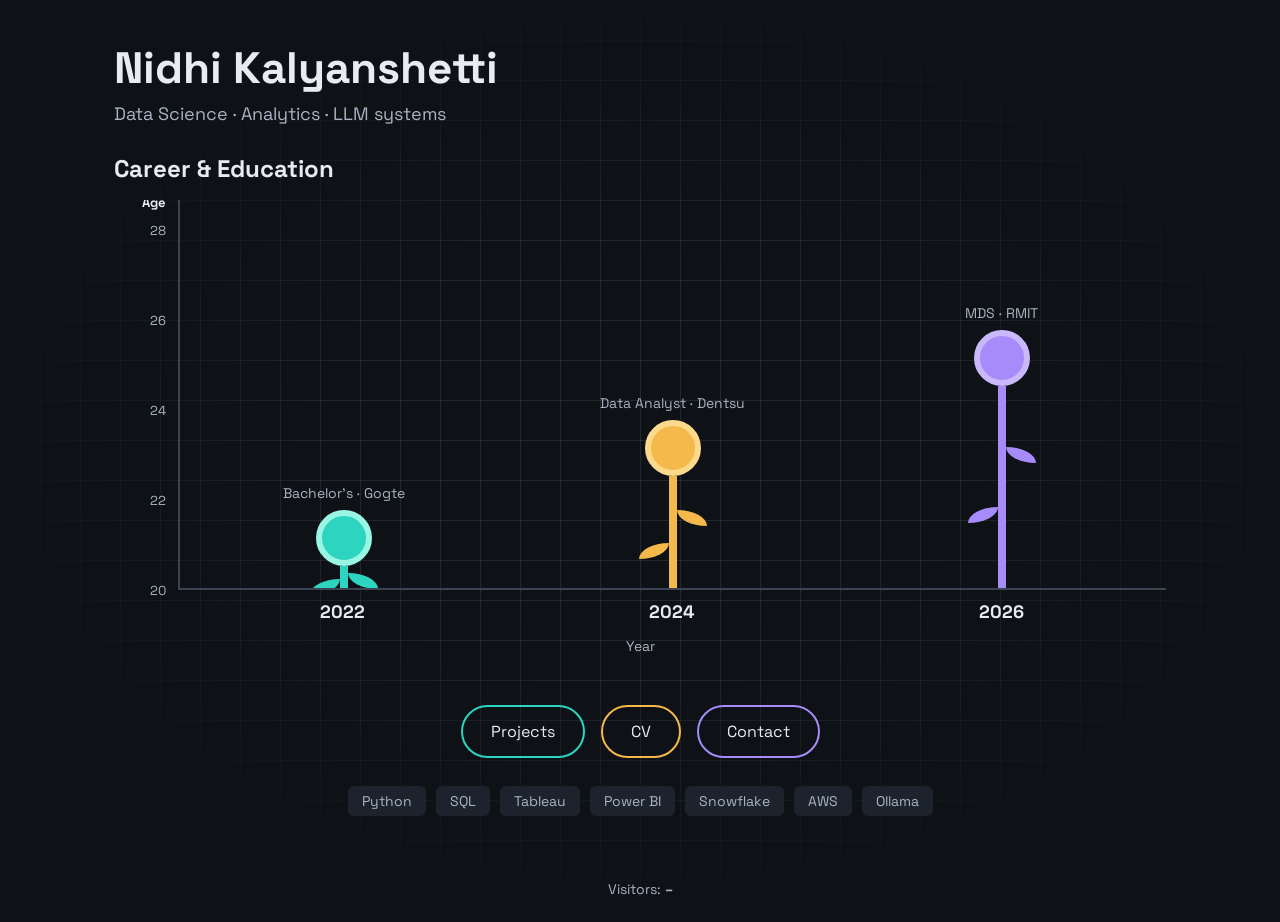
<file: index.html>
<!doctype html><html lang="en"><head><meta charset="utf-8"><meta name="viewport" content="width=device-width,initial-scale=1">
<title>Nidhi Kalyanshetti · Data Science</title>
<link href="https://fonts.googleapis.com/css2?family=Space+Grotesk:wght@400;700&display=swap" rel="stylesheet"><link rel="stylesheet" href="style.css"></head>
<body><main class="wrap">
<h1>Nidhi Kalyanshetti</h1><p class="sub">Data Science · Analytics · LLM systems</p>
<h2>Career &amp; Education</h2>
<div class="chartwrap"><div class="chart" id="chart" role="img" aria-label="Timeline of education and career by year and age"></div></div>
<nav class="pills fade" style="animation-delay:2.6s"><a class="pill" href="projects.html">Projects</a><a class="pill" href="cv.html">CV</a><a class="pill" href="mailto:nidhi.kalyanshetti@gmail.com">Contact</a></nav>
<div class="chips fade" style="animation-delay:3s" id="chips"></div>
</main><footer id="foot"></footer>
<script src="site.js"></script>
<script>
// Add a new milestone here and it grows on the chart.
const MILESTONES=[
 {year:2022,label:"Bachelor’s · Gogte",color:"#2DD4BF",ring:"#99F6E4"},
 {year:2024,label:"Data Analyst · Dentsu",color:"#F5B84B",ring:"#FCD98B"},
 {year:2026,label:"MDS · RMIT",color:"#A78BFA",ring:"#C9B8FC"}];
const TECH=["Python","SQL","Tableau","Power BI","Snowflake","AWS","Ollama"];
const BASE=20,K=45,FLOWER=68;
const ages=MILESTONES.map(m=>m.year-CONFIG.birthYear);
let y="";for(let a=BASE;a<=BASE+8;a+=2)y+=`<span style="bottom:${(a-BASE)*K-9}px">${a}</span>`;
const plants=MILESTONES.map((m,i)=>{
 const stem=Math.max((ages[i]-BASE)*K-FLOWER,10);
 return `<div class="plant" style="animation-delay:${i*0.7}s"><small>${m.label}</small><div class="flower" style="background:${m.color};border-color:${m.ring}"></div><div class="stem" style="height:${stem}px;background:${m.color}"><i class="leaf" style="background:${m.color};left:8px;top:${stem*.3}px"></i><i class="leaf" style="background:${m.color};right:8px;top:${stem*.6}px;transform:scaleX(-1)"></i></div></div>`}).join("");
chart.innerHTML=`<div class="row"><div class="yax"><span style="top:-6px;color:var(--fg);font-weight:700">Age</span>${y}</div><div class="plot"><div class="plants">${plants}</div></div></div><div class="xax">${MILESTONES.map(m=>`<span>${m.year}</span>`).join("")}</div><p class="cap">Year</p>`;
chips.innerHTML=TECH.map(t=>`<span class="chip">${t}</span>`).join("");
</script></body></html>
</file>
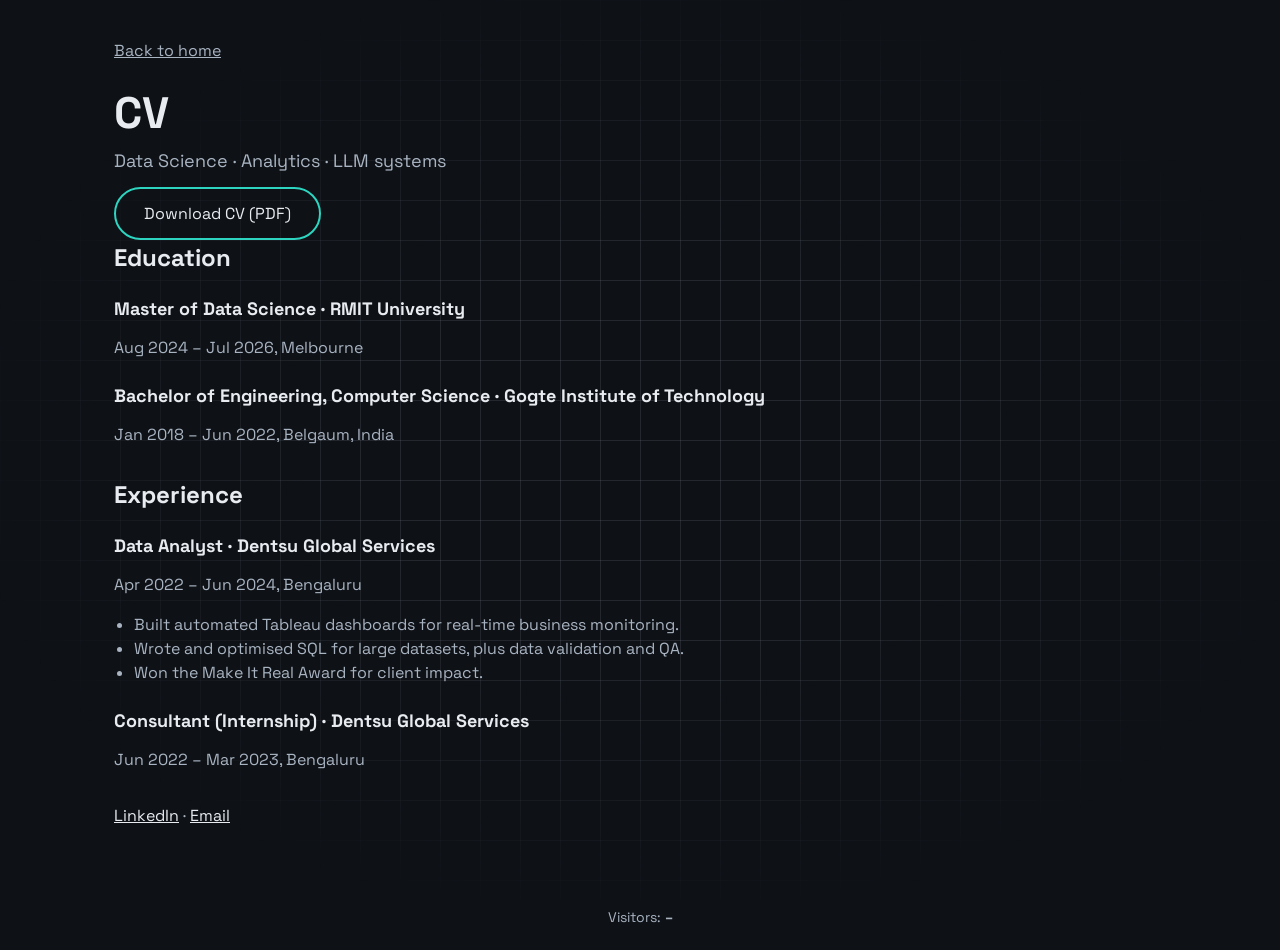
<file: cv.html>
<!doctype html><html lang="en"><head><meta charset="utf-8"><meta name="viewport" content="width=device-width,initial-scale=1">
<title>CV · Nidhi Kalyanshetti</title>
<link href="https://fonts.googleapis.com/css2?family=Space+Grotesk:wght@400;700&display=swap" rel="stylesheet"><link rel="stylesheet" href="style.css"></head>
<body><main class="wrap cv"><a class="back" href="index.html">Back to home</a><h1>CV</h1><p class="sub">Data Science · Analytics · LLM systems</p>
<p><a class="pill" href="cv.pdf" download>Download CV (PDF)</a></p>
<h2>Education</h2>
<h3>Master of Data Science · RMIT University</h3><p>Aug 2024 – Jul 2026, Melbourne</p>
<h3>Bachelor of Engineering, Computer Science · Gogte Institute of Technology</h3><p>Jan 2018 – Jun 2022, Belgaum, India</p>
<h2 style="margin-top:32px">Experience</h2>
<h3>Data Analyst · Dentsu Global Services</h3><p>Apr 2022 – Jun 2024, Bengaluru</p>
<ul><li>Built automated Tableau dashboards for real-time business monitoring.</li><li>Wrote and optimised SQL for large datasets, plus data validation and QA.</li><li>Won the Make It Real Award for client impact.</li></ul>
<h3>Consultant (Internship) · Dentsu Global Services</h3><p>Jun 2022 – Mar 2023, Bengaluru</p>
<p style="margin-top:32px"><a href="https://linkedin.com/in/nidhi-kalyanshetti">LinkedIn</a> · <a href="mailto:nidhi.kalyanshetti@gmail.com">Email</a></p>
</main><footer id="foot"></footer><script src="site.js"></script></body></html>
</file>
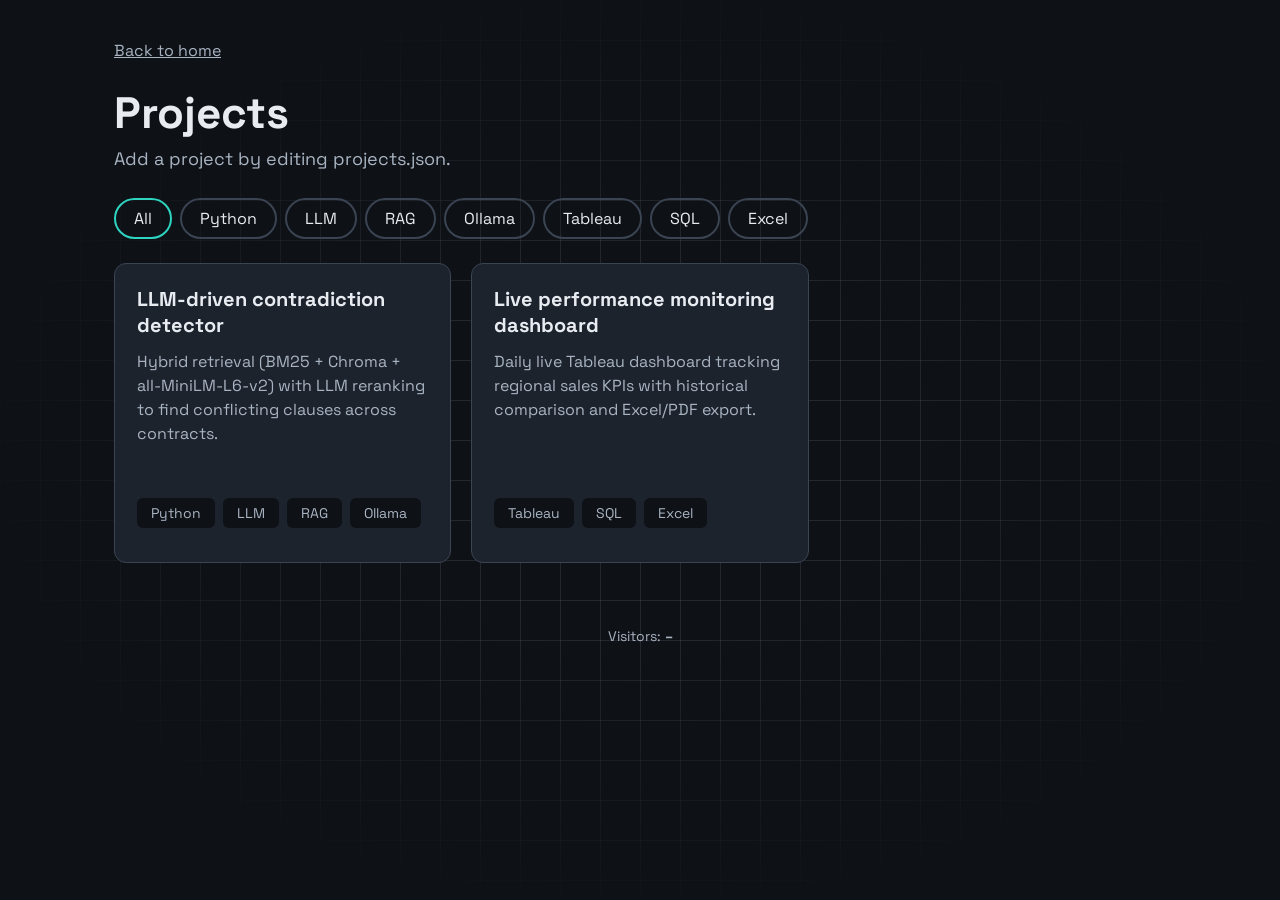
<file: projects.html>
<!doctype html><html lang="en"><head><meta charset="utf-8"><meta name="viewport" content="width=device-width,initial-scale=1">
<title>Projects · Nidhi Kalyanshetti</title>
<link href="https://fonts.googleapis.com/css2?family=Space+Grotesk:wght@400;700&display=swap" rel="stylesheet"><link rel="stylesheet" href="style.css"></head>
<body><main class="wrap"><a class="back" href="index.html">Back to home</a><h1>Projects</h1><p class="sub">Add a project by editing projects.json.</p>
<div class="filters" id="filters"></div><div class="grid" id="grid"></div></main><footer id="foot"></footer>
<script src="site.js"></script>
<script>
let all=[],tag="All";
const esc=s=>String(s).replace(/[&<>"]/g,c=>({"&":"&amp;","<":"&lt;",">":"&gt;",'"':"&quot;"}[c]));
function show(){
 const list=all.filter(p=>tag==="All"||p.tags.includes(tag));
 grid.innerHTML=list.length?list.map(p=>`<article class="card"><h3>${esc(p.title)}</h3><p>${esc(p.description)}</p><div class="tags">${p.tags.map(t=>`<span class="tag">${esc(t)}</span>`).join("")}</div><div class="links">${p.github?`<a href="${esc(p.github)}">GitHub</a>`:""}${p.demo?`<a href="${esc(p.demo)}">Live demo</a>`:""}</div></article>`).join(""):'<p class="empty">No projects with this tag yet.</p>';
 filters.innerHTML=["All",...new Set(all.flatMap(p=>p.tags))].map(t=>`<button aria-pressed="${t===tag}" data-t="${esc(t)}">${esc(t)}</button>`).join("");
 filters.querySelectorAll("button").forEach(b=>b.onclick=()=>{tag=b.dataset.t;show()});
}
fetch("projects.json").then(r=>r.json()).then(d=>{all=d;show()}).catch(()=>{grid.innerHTML='<p class="empty">Could not load projects.json. Open the site through a web server or GitHub Pages, not by double-clicking the file.</p>'});
</script></body></html>
</file>
<file: style.css>
:root{color-scheme:dark;--bg:#0E1116;--fg:#E8ECF1;--mut:#A9B4C2;--line:#3A4452;--card:#1C232D;--teal:#2DD4BF;--amber:#F5B84B;--violet:#A78BFA}
*{box-sizing:border-box}
body{margin:0;background:var(--bg);color:var(--fg);font-family:'Space Grotesk',system-ui,sans-serif;min-height:100vh}
body::before{content:"";position:fixed;inset:0;pointer-events:none;background-image:linear-gradient(rgba(169,180,194,.14) 1px,transparent 1px),linear-gradient(90deg,rgba(169,180,194,.14) 1px,transparent 1px);background-size:40px 40px;-webkit-mask-image:radial-gradient(ellipse at center,#000 30%,transparent 75%);mask-image:radial-gradient(ellipse at center,#000 30%,transparent 75%)}
.wrap{position:relative;max-width:1100px;margin:0 auto;padding:40px 24px}
a{color:var(--fg)}a:focus-visible,button:focus-visible{outline:3px solid var(--teal);outline-offset:3px}
h1{margin:0;font-size:clamp(32px,6vw,44px)}h2{margin:0 0 16px;font-size:24px}
.sub{margin:6px 0 28px;color:var(--mut);font-size:18px}
.pills{display:flex;gap:16px;justify-content:center;flex-wrap:wrap;margin:28px 0}
.pill{padding:14px 28px;border:2px solid var(--teal);border-radius:999px;text-decoration:none}
.pill:nth-child(2){border-color:var(--amber)}.pill:nth-child(3){border-color:var(--violet)}
.chips{display:flex;gap:10px;flex-wrap:wrap;justify-content:center;color:var(--mut);font-size:15px}
.chip,.tag{padding:6px 14px;background:var(--card);border-radius:6px;font-size:14px;color:var(--mut)}
.chartwrap{overflow-x:auto;padding-bottom:8px}.chart{min-width:640px}
.row{display:flex}.yax{width:64px;position:relative;height:390px}
.yax span{position:absolute;right:12px;font-size:13px;color:var(--mut)}
.plot{flex:1;position:relative;height:390px;border-left:2px solid var(--line);border-bottom:2px solid var(--line)}
.plants{position:absolute;left:0;right:0;bottom:0;display:flex;justify-content:space-around;align-items:flex-end}
.plant{width:200px;display:flex;flex-direction:column;align-items:center;text-align:center;animation:grow 1.4s ease-out both}
.plant small{font-size:14px;color:var(--mut);margin-bottom:8px}
.flower{width:56px;height:56px;border-radius:50%;border:6px solid}
.stem{width:8px;position:relative}.leaf{position:absolute;width:30px;height:16px;border-radius:0 100% 0 100%}
.xax{display:flex;margin:10px 0 0 64px;justify-content:space-around;font-weight:700;font-size:18px}.xax span{width:200px;text-align:center}
.cap{text-align:center;font-size:14px;color:var(--mut)}
.fade{animation:fade .8s ease both}
@keyframes grow{from{clip-path:inset(100% 0 0 0)}to{clip-path:inset(0)}}@keyframes fade{from{opacity:0}to{opacity:1}}
@media (prefers-reduced-motion:reduce){.plant,.fade{animation:none}}
.filters{display:flex;gap:8px;flex-wrap:wrap;margin-bottom:24px}
.filters button{font:inherit;color:var(--fg);background:transparent;border:2px solid var(--line);border-radius:999px;padding:8px 18px;cursor:pointer}
.filters button[aria-pressed=true]{border-color:var(--teal)}
.grid{display:grid;grid-template-columns:repeat(auto-fill,minmax(300px,1fr));gap:20px}
.card{display:flex;flex-direction:column;gap:12px;height:300px;padding:22px;background:var(--card);border:1px solid var(--line);border-radius:12px}
.card h3{margin:0;font-size:20px}
.card p{margin:0;color:var(--mut);line-height:1.5;display:-webkit-box;-webkit-line-clamp:4;-webkit-box-orient:vertical;overflow:hidden}
.tags{display:flex;gap:8px;flex-wrap:wrap;margin-top:auto}.tag{background:#0E1116}
.links{display:flex;gap:16px}.links a{font-weight:700}
.empty{color:var(--mut)}
footer{position:relative;text-align:center;color:var(--mut);font-size:14px;padding:24px}
.cv h3{margin:24px 0 4px;font-size:18px}.cv p,.cv li{color:var(--mut);line-height:1.5}.cv ul{margin:6px 0 0;padding-left:20px}
.back{display:inline-block;margin-bottom:24px;color:var(--mut)}
</file>
